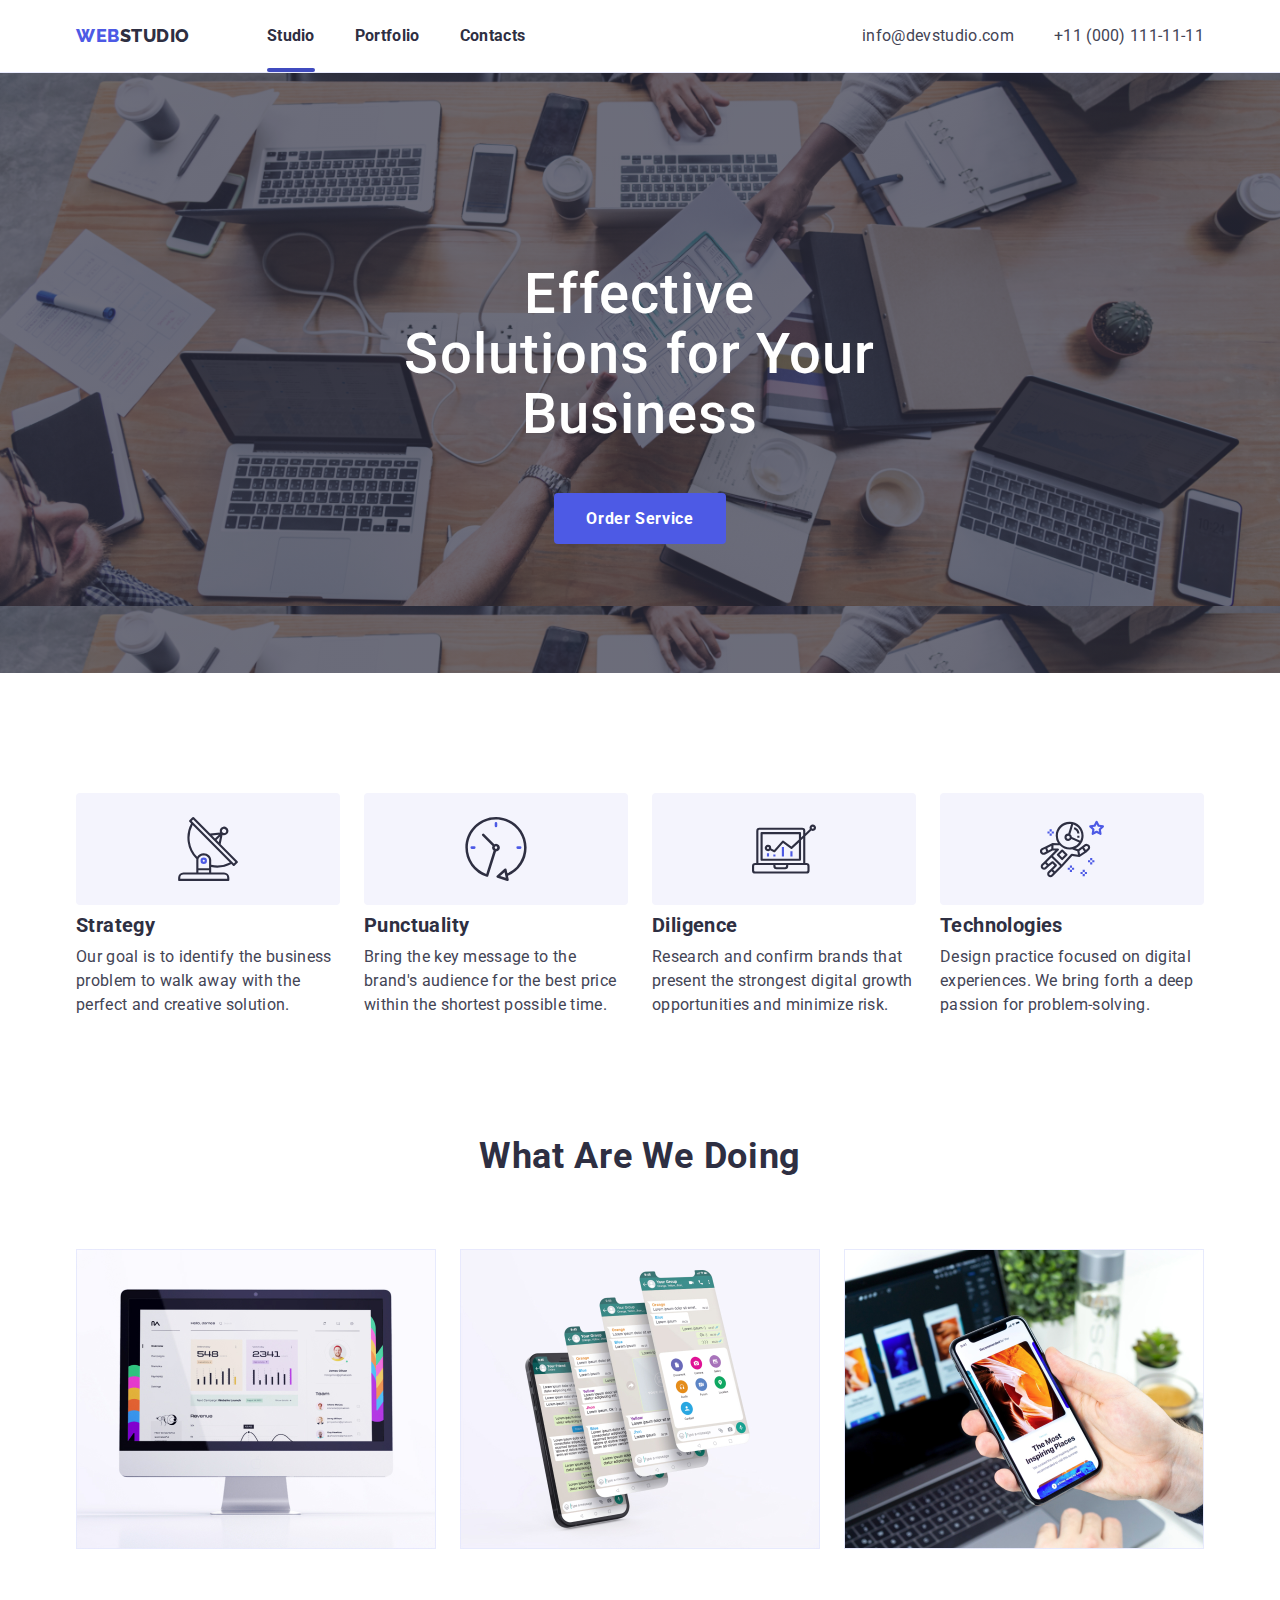
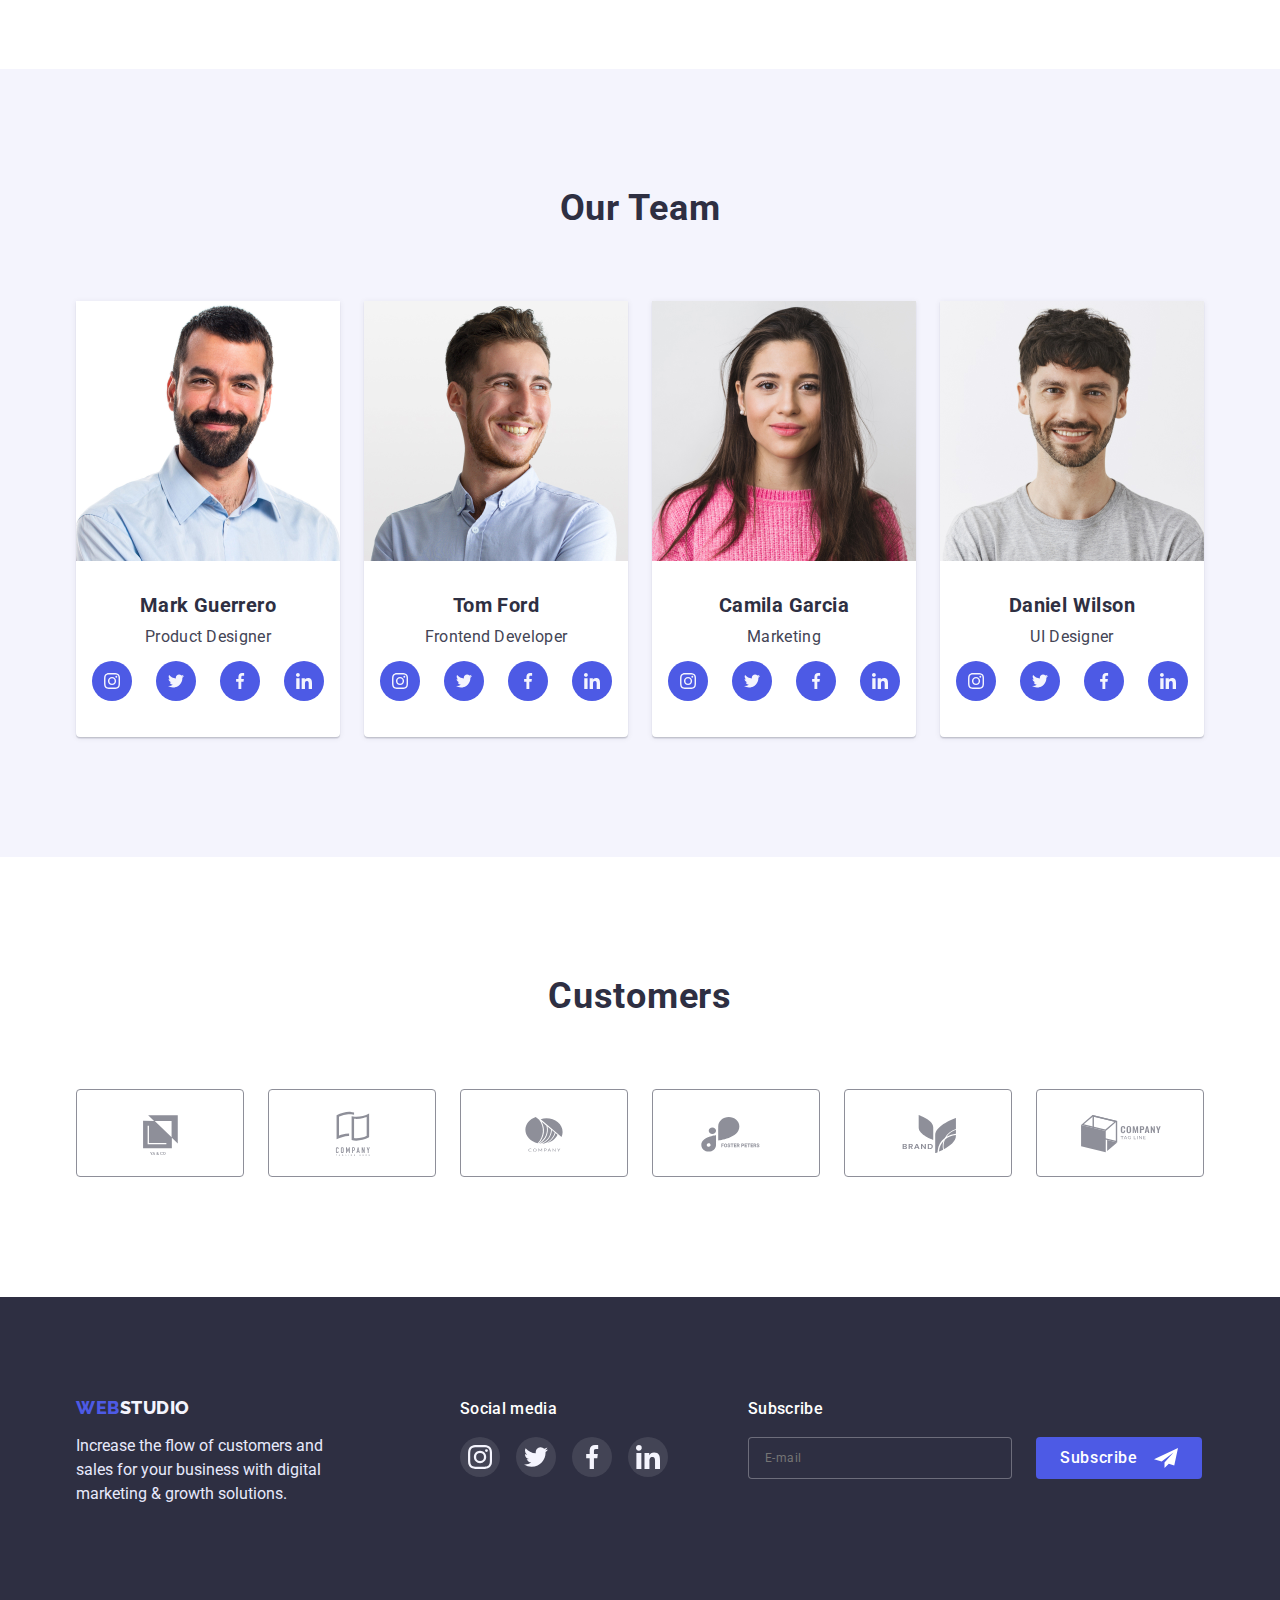
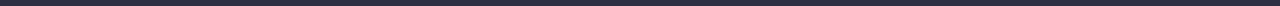
<file: index.html>
<!DOCTYPE html>
<html lang="en">
  <head>
    <meta charset="UTF-8" />
    <meta http-equiv="X-UA-Compatible" content="IE=edge" />
    <meta name="viewport" content="width=device-width, initial-scale=1.0" />

    <link rel="preconnect" href="https://fonts.googleapis.com" />
    <link rel="preconnect" href="https://fonts.gstatic.com" crossorigin />
    <link
      href="https://fonts.googleapis.com/css2?family=Raleway:wght@800&family=Roboto:wght@400;500;700;900&display=swap"
      rel="stylesheet"
    />
    <link 
      rel="stylesheet" href="https://cdnjs.cloudflare.com/ajax/libs/modern-normalize/1.1.0/modern-normalize.min.css"
    />
    <link rel="stylesheet" href="./css/styles.css" />
    <title>Studio</title>
  </head>
  <body>
    <header class="header">
      <div class="container main-nav">
        <a href="" class="logo link"><span class="logo-color">web</span>studio</a>
        <nav>
          <ul class="site-nav mark">
            <li class="item"><a class="link current" href="./index.html">Studio</a></li>
            <li class="item"><a class="link" href="./portfolio.html">Portfolio</a></li>
            <li class="item"><a class="link" href="">Contacts</a></li>
          </ul>
        </nav>
        <ul class="auth-nav mark">
          <li class="item"><a class="link" href="">info@devstudio.com</a></li>
          <li class="item"><a class="link" href="">+11 (000) 111-11-11</a></li>
        </ul>
      </div>
    </header>
    <main>
      <!--Hero-->
      <section class="hero">
          <h1 class="hero-title">Effective Solutions for Your Business</h1>
          <button type="button" class="btn-primery" data-modal-open>Order Service</button>
        </section>
        <div class="backdrop is-hidden" data-modal>
          <div class="modal">
            <button type="button" class="btn-modal" data-modal-close>
              <svg class="icon-close" width="8" height="8">
                <use href="./images/icons.svg#icon-close-black"></use>
              </svg>
            </button>
            <p class="modal-title">Leave your contacts and we will call you back</p>
            <form class="modal-form">
              <label for="username" class="form-label">Name</label>
              <div class="input-container">
                <input type="text" name="username" class="modal-input" id="username">
                <svg class="input-icon" width="18" height="18">
                  <use href="./images/icons.svg#icon-person-black-18dp-11"></use>
                </svg>
              </div>
              <label for="phone" class="form-label">Phone</label>
              <div class="input-container">
                <input type="tel" name="phone" class="modal-input" id="phone">
                <svg class="input-icon" width="18" height="18">
                  <use href="./images/icons.svg#icon-phone-black-18dp-1"></use>
                </svg>
              </div>
              <label for="mail" class="form-label">Email</label>
              <div class="input-container">
                <input type="email" name="mail" class="modal-input" id="mail">
                <svg class="input-icon" width="18" height="18">
                  <use href="./images/icons.svg#icon-email-black-18dp-1"></use>
                </svg>
              </div>
              <label class="form-label">Comment</label>
              <textarea name="commentar" class="textarea" rows="5" placeholder="Text input"></textarea>
              <label for="checkbox" class="field">
                <input class="checkbox" type="checkbox" name="accept" id="checkbox" value="policy">
                <span class="checkbox-icon"></span>
                I accept the terms and conditions of the<a href="" class="policy-text">Privacy Policy</a>
              </label>
              <button type="submit" class="btn-send">Send</button>
            </form>
          </div>
        </div>
      <!--Our advantages-->
      <section class="section-not-padding">
        <div class="container">
          <h2 class="section-title hidden">Our advantages</h2>
          <ul class="features-list mark">
            <li class="item">
              <div class="features-box">
                <svg class="icon" width="64" height="64">
                  <use href="./images/icons.svg#icon-antenna-1"></use>
                </svg>
              </div>
              <h3 class="title">Strategy</h3>
              <p class="text">
                Our goal is to identify the business problem to walk away with the
                perfect and creative solution.
              </p>
            </li>
            <li class="item">
              <div class="features-box">
                <svg class="icon" width="64" height="64">
                  <use href="./images/icons.svg#icon-clock-1"></use>
                </svg>
              </div>
              <h3 class="title">Punctuality</h3>
              <p class="text">
                Bring the key message to the brand's audience for the best price
                within the shortest possible time.
              </p>
            </li>
            <li class="item">
              <div class="features-box">
                <svg class="icon" width="64" height="64">
                  <use href="./images/icons.svg#icon-diagram-1"></use>
                </svg>
              </div>
              <h3 class="title">Diligence</h3>
              <p class="text">
                Research and confirm brands that present the strongest digital
                growth opportunities and minimize risk.
              </p>
            </li>
            <li class="item">
              <div class="features-box">
                <svg class="icon" width="64" height="64">
                  <use href="./images/icons.svg#icon-astronaut-1"></use>
                </svg>
              </div>
              <h3 class="title">Technologies</h3>
              <p class="text">
                Design practice focused on digital experiences. We bring forth a
                deep passion for problem-solving.
              </p>
            </li>
          </ul>
        </div>
      </section>
      <!--Our work-->
      <section class="section">
        <div class="container">
          <h2 class="section-title">What are we doing</h2>
          <ul class="work-list mark">
            <li class="item">
              <img
                src="./images/img1.jpg"
                alt="Developing"
                width="360"
                height="300"
              />
            </li>
            <li class="item">
              <img
                src="./images/img2.jpg"
                alt="Prototyping"
                width="360"
                height="300"
              />
            </li>
            <li class="item">
              <img
                src="./images/img3.jpg"
                alt="Design"
                width="360"
                height="300"
              />
            </li>
          </ul>
        </div>
      </section>
      <!--Our Team-->
      <section class="section team-bgr">
        <div class="container">
          <h2 class="section-title">Our Team</h2>
          <ul class="employees-list mark">
            <li class="item">
              <img
                src="./images/1proddesigner.jpg"
                alt="Product Designer"
                width="264"
                height="260"
              />
              <div class="box">
                <h3 class="title">Mark Guerrero</h3>
                <p class="text">Product Designer</p>
                  <ul class="list-box mark">
                    <li>
                      <a class="link-box" href="">
                        <svg class="icon" width="16" height="16">
                          <use href="./images/icons.svg#icon-instagram-1"></use>
                        </svg>
                      </a>
                    </li>
                    <li>
                      <a class="link-box" href="">
                        <svg class="icon" width="16" height="16">
                          <use href="./images/icons.svg#icon-twitter-1"></use>
                        </svg>
                      </a>
                    </li>
                    <li>
                      <a class="link-box" href="">
                        <svg class="icon" width="16" height="16">
                          <use href="./images/icons.svg#icon-facebook-1"></use>
                        </svg>
                      </a>
                    </li>
                    <li>
                      <a class="link-box" href="">
                        <svg class="icon" width="16" height="16">
                          <use href="./images/icons.svg#icon-linkedin-1"></use>
                        </svg>
                      </a>
                    </li>
                  </ul>
              </div>
            </li>
            <li class="item">
              <img
                src="./images/2developer.jpg"
                alt="Frontend Developer"
                width="264"
                height="260"
              />
              <div class="box">
                <h3 class="title">Tom Ford</h3>
                <p class="text">Frontend Developer</p>
                  <ul class="list-box mark">
                    <li>
                      <a class="link-box" href="">
                        <svg class="icon" width="16" height="16">
                          <use href="./images/icons.svg#icon-instagram-1"></use>
                        </svg>
                      </a>
                    </li>
                    <li>
                      <a class="link-box" href="">
                        <svg class="icon" width="16" height="16">
                          <use href="./images/icons.svg#icon-twitter-1"></use>
                        </svg>
                      </a>
                    </li>
                    <li>
                      <a class="link-box" href="">
                        <svg class="icon" width="16" height="16">
                          <use href="./images/icons.svg#icon-facebook-1"></use>
                        </svg>
                      </a>
                    </li>
                    <li>
                      <a class="link-box" href="">
                        <svg class="icon" width="16" height="16">
                          <use href="./images/icons.svg#icon-linkedin-1"></use>
                        </svg>
                      </a>
                    </li>
                  </ul>                
              </div>
            </li>
            <li class="item">
              <img
                src="./images/3marketing.jpg"
                alt="Marketing"
                width="264"
                height="260"
              />
              <div class="box">
                <h3 class="title">Camila Garcia</h3>
                <p class="text">Marketing</p>
                  <ul class="list-box mark">
                    <li>
                      <a class="link-box" href="">
                        <svg class="icon" width="16" height="16">
                          <use href="./images/icons.svg#icon-instagram-1"></use>
                        </svg>
                      </a>
                    </li>
                    <li>
                      <a class="link-box" href="">
                        <svg class="icon" width="16" height="16">
                          <use href="./images/icons.svg#icon-twitter-1"></use>
                        </svg>
                      </a>
                    </li>
                    <li>
                      <a class="link-box" href="">
                        <svg class="icon" width="16" height="16">
                          <use href="./images/icons.svg#icon-facebook-1"></use>
                        </svg>
                      </a>
                    </li>
                    <li>
                      <a class="link-box" href="">
                        <svg class="icon" width="16" height="16">
                          <use href="./images/icons.svg#icon-linkedin-1"></use>
                        </svg>
                      </a>
                    </li>
                  </ul>                
              </div>
            </li>
            <li class="item">
              <img
                src="./images/4designer.jpg"
                alt="UI Designer"
                width="264"
                height="260"
              />
              <div class="box">
                <h3 class="title">Daniel Wilson</h3>
                <p class="text">UI Designer</p>
                  <ul class="list-box mark">
                    <li>
                      <a class="link-box" href="">
                        <svg class="icon" width="16" height="16">
                          <use href="./images/icons.svg#icon-instagram-1"></use>
                        </svg>
                      </a>
                    </li>
                    <li>
                      <a class="link-box" href="">
                        <svg class="icon" width="16" height="16">
                          <use href="./images/icons.svg#icon-twitter-1"></use>
                        </svg>
                      </a>
                    </li>
                    <li>
                      <a class="link-box" href="">
                        <svg class="icon" width="16" height="16">
                          <use href="./images/icons.svg#icon-facebook-1"></use>
                        </svg>
                      </a>
                    </li>
                    <li>
                      <a class="link-box" href="">
                        <svg class="icon" width="16" height="16">
                          <use href="./images/icons.svg#icon-linkedin-1"></use>
                        </svg>
                      </a>
                    </li>
                  </ul>                
              </div>
            </li>
          </ul>
        </div>
      </section>
      <!--Our Friends-->
      <section class="section">
        <div class="container">
          <h2 class="section-title">Customers</h2>
          <ul class="customers-list mark">
            <li>
              <a class="customers-link-box" href="">
                <svg class="icon" width="168" height="88">
                  <use href="./images/icons.svg#icon-Client-1"></use>
                </svg>
              </a>
            </li>
            <li>
              <a class="customers-link-box" href="">
                <svg class="icon" width="168" height="88">
                  <use href="./images/icons.svg#icon-Client-2"></use>
                </svg>
              </a>
            </li>
            <li>
              <a class="customers-link-box" href="">
                <svg class="icon" width="168" height="88">
                  <use href="./images/icons.svg#icon-Client-3"></use>
                </svg>
              </a>
            </li>
            <li>
              <a class="customers-link-box" href="">
                <svg class="icon" width="168" height="88">
                  <use href="./images/icons.svg#icon-Client-4"></use>
                </svg>
              </a>
            </li>
            <li>
              <a class="customers-link-box" href="">
                <svg class="icon" width="168" height="88">
                  <use href="./images/icons.svg#icon-Client-5"></use>
                </svg>
              </a>
            </li>
            <li>
              <a class="customers-link-box" href="">
                <svg class="icon" width="168" height="88">
                  <use href="./images/icons.svg#icon-Client-6"></use>
                </svg>
              </a>
            </li>
          </ul>        
        </div>
      </section>
    </main>
    <footer class="footer">
      <div class="footer-container">
        <div>
          <a href="" class="logo link"><span class="logo-color">web</span>studio</a>
          <p class="text">
            Increase the flow of customers and sales for your business with digital
            marketing & growth solutions.
          </p>
        </div>
        <div class="media-container">
          <p class="social-title">Social media</p>
          <ul class="footer-list mark">
            <li>
              <a class="footer-link" href="">
                <svg class="icon" width="24" height="24">
                  <use href="./images/icons.svg#icon-instagram-1"></use>
                </svg>
              </a>
            </li>
            <li>
              <a class="footer-link" href="">
                <svg class="icon" width="24" height="24">
                  <use href="./images/icons.svg#icon-twitter-1"></use>
                </svg>
              </a>
            </li>
            <li>
              <a class="footer-link" href="">
                <svg class="icon" width="24" height="24">
                  <use href="./images/icons.svg#icon-facebook-1"></use>
                </svg>
              </a>
            </li>
            <li>
              <a class="footer-link" href="">
                <svg class="icon" width="24" height="24">
                  <use href="./images/icons.svg#icon-linkedin-1"></use>
                </svg>
              </a>
            </li>
          </ul>
        </div>
        <form class="form">
          <p class="subscribe-title">Subscribe</p>
          <div class="subscribe-container">
            <input type="email" class="footer-form" name="E-mail" placeholder="E-mail">
            <button class="btn-footer" type="submit">
              Subscribe
              <svg class="icon" width="24" height="24">
                <use href="./images/icons.svg#icon-Frame-3"></use>
              </svg>
            </button>
          </div>
        </form>
      </div>
    </footer>
    <script src="./js/modal.js"></script>
  </body>
</html>
</file>
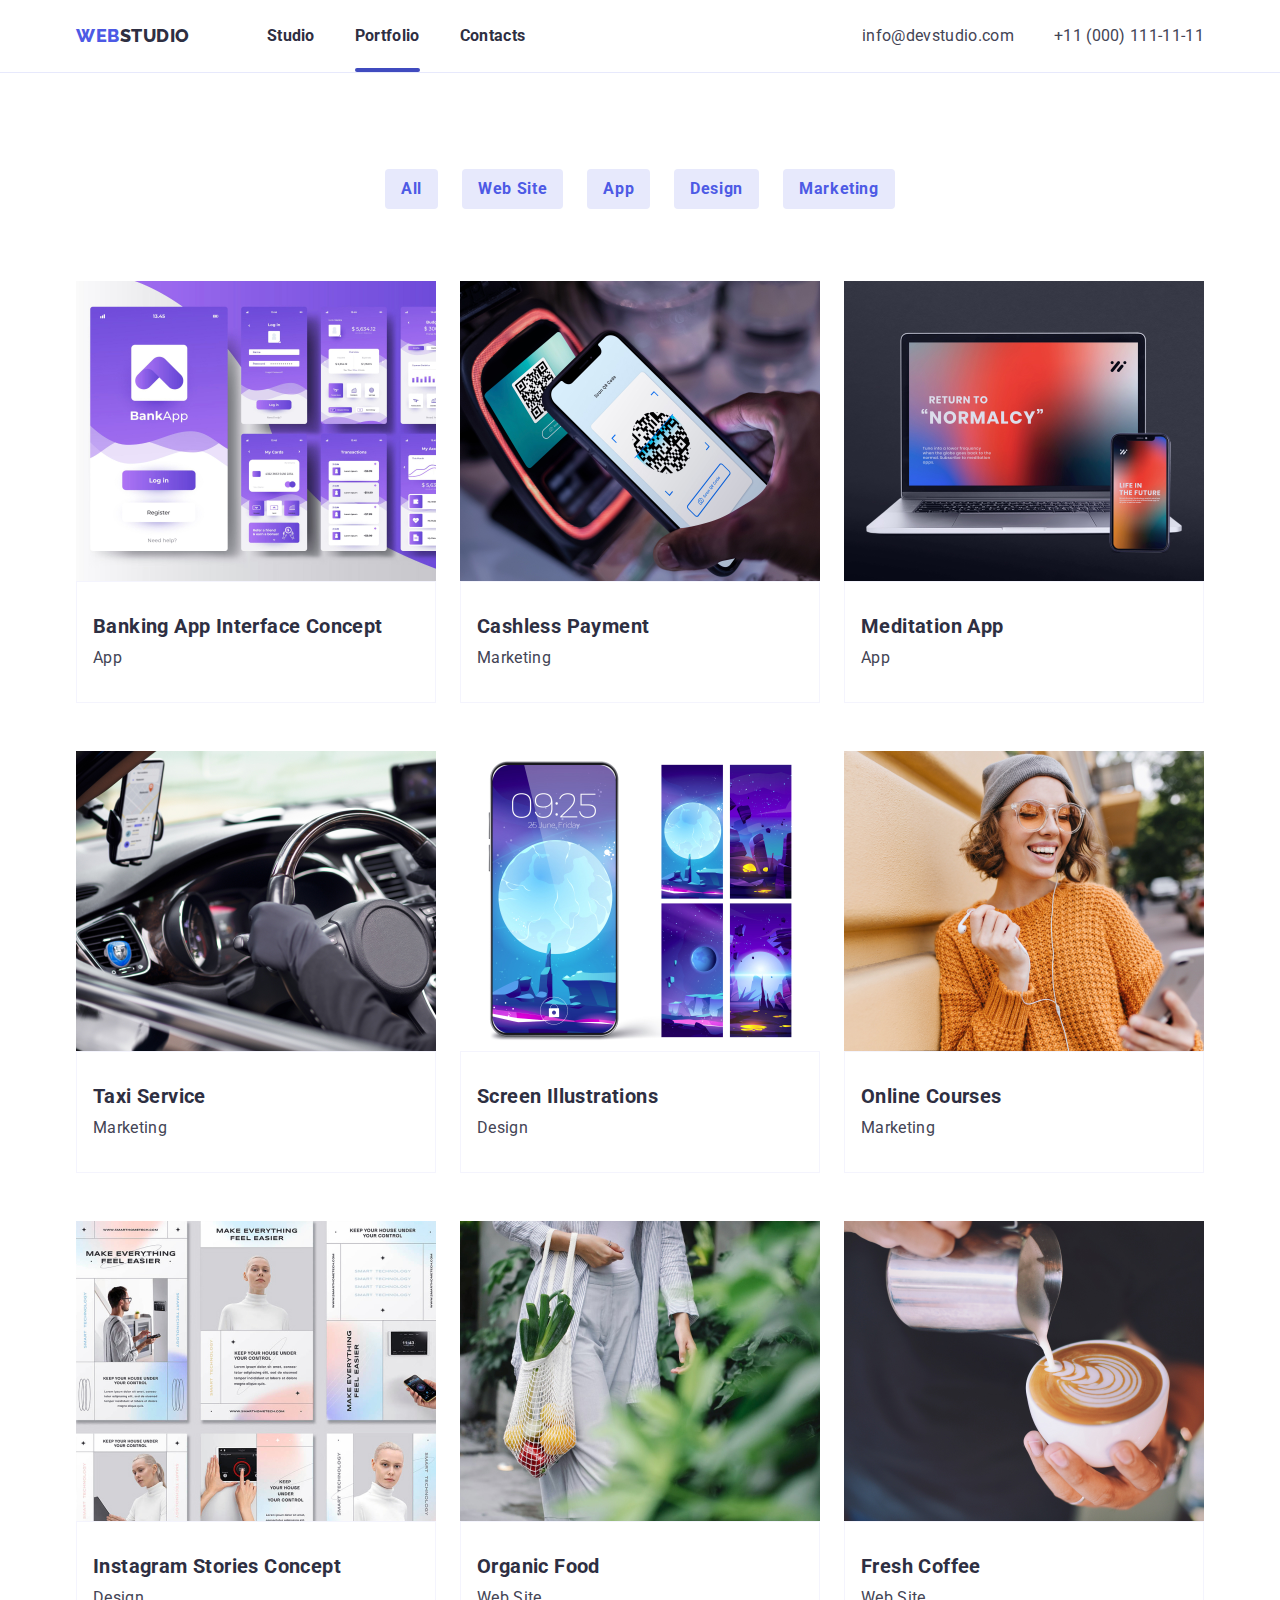
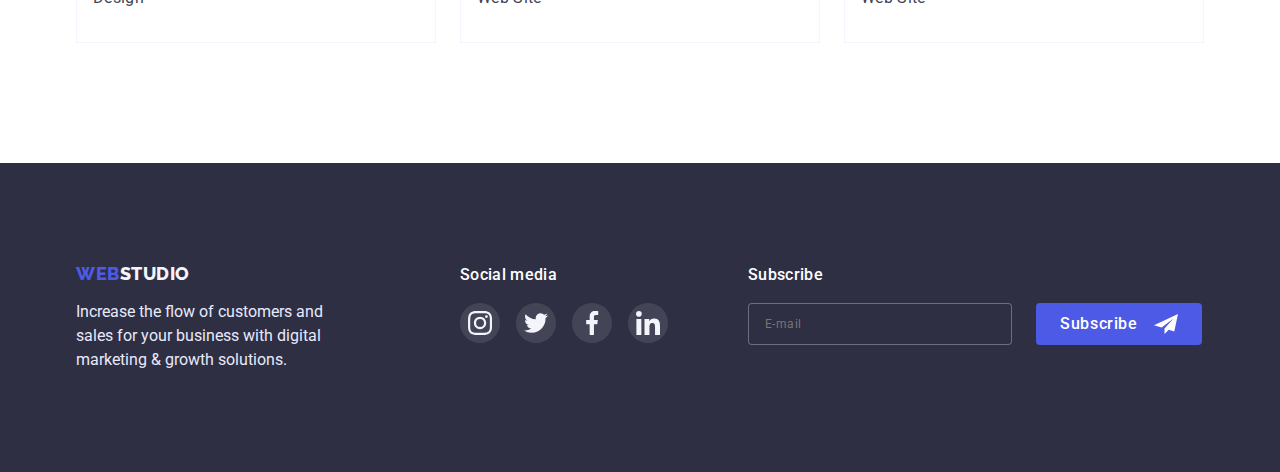
<file: portfolio.html>
<!DOCTYPE html>
<html lang="en">
  <head>
    <meta charset="UTF-8" />
    <meta http-equiv="X-UA-Compatible" content="IE=edge" />
    <meta name="viewport" content="width=device-width, initial-scale=1.0" />

    <link rel="preconnect" href="https://fonts.googleapis.com" />
    <link rel="preconnect" href="https://fonts.gstatic.com" crossorigin />
    <link
      href="https://fonts.googleapis.com/css2?family=Raleway:wght@800&family=Roboto:wght@400;500;700;900&display=swap"
      rel="stylesheet"
    />
    <link 
      rel="stylesheet" href="https://cdnjs.cloudflare.com/ajax/libs/modern-normalize/1.1.0/modern-normalize.min.css"
    />
    <link rel="stylesheet" href="./css/styles.css" />
    <title>Portfolio</title>
  </head>
  <body>
    <header class="header">
      <div class="container main-nav">
        <a href="" class="logo link"><span class="logo-color">web</span>studio</a>
        <nav>
          <ul class="site-nav mark">
            <li class="item"><a class="link" href="./index.html">Studio</a></li>
            <li class="item"><a class="link current" href="./portfolio.html">Portfolio</a></li>
            <li class="item"><a class="link" href="">Contacts</a></li>
          </ul>
        </nav>
        <ul class="auth-nav mark">
          <li class="item"><a class="link" href="">info@devstudio.com</a></li>
          <li class="item"><a class="link" href="">+11 (000) 111-11-11</a></li>
        </ul>
      </div>
    </header>
    <main>
      <section class="section-portfolio">
        <div class="container">
          <h2 class="hidden">Filter</h2>
          <ul class="filter-list mark">
            <li class="item"><button class="btn-secondary" type="button">All</button></li>
            <li class="item"><button class="btn-secondary" type="button">Web Site</button></li>
            <li class="item"><button class="btn-secondary" type="button">App</button></li>
            <li class="item"><button class="btn-secondary" type="button">Design</button></li>
            <li class="item">
              <button class="btn-secondary" type="button">Marketing</button>
            </li>
          </ul>
        </div>
        <div class="container">
          <h2 class="hidden">Our portfolio</h2>
          <ul class="projects-list mark">
            <li class="item">
              <a href="" class="project-link">
                <div class="hover-box">
                  <img
                    src="./images/banking.jpg"
                    alt="Banking App"
                    width="360"
                    height="300"
                  />
                  <div class="overlay">
                    <p class="overlay-text">
                      14 Stylish and User-Friendly App Design Concepts · Task Manager App · Calorie Tracker App · Exotic Fruit Ecommerce App · Cloud Storage App
                    </p>
                  </div>
                </div>
                <div class="project-list-box">
                  <h3 class="title">Banking App Interface Concept</h3>
                  <p class="text">App</p>
                </div>
              </a>
            </li>
            <li class="item">
              <a href="" class="project-link">
                <div class="hover-box">
                  <img
                    src="./images/payment.jpg"
                    alt="Cashless Payment"
                    width="360"
                    height="300"
                  />
                  <div class="overlay">
                    <p class="overlay-text">
                      14 Stylish and User-Friendly App Design Concepts · Task Manager App · Calorie Tracker App · Exotic Fruit Ecommerce App · Cloud Storage App
                    </p>
                  </div>
                </div>
                <div class="project-list-box">
                  <h3 class="title">Cashless Payment</h3>
                  <p class="text">Marketing</p>
                </div>
              </a>
            </li>
            <li class="item">
              <a href="" class="project-link">
                <div class="hover-box">
                  <img
                    src="./images/meditation.jpg"
                    alt="Meditation App"
                    width="360"
                    height="300"
                  />
                  <div class="overlay">
                    <p class="overlay-text">
                      14 Stylish and User-Friendly App Design Concepts · Task Manager App · Calorie Tracker App · Exotic Fruit Ecommerce App · Cloud Storage App
                    </p>
                  </div>
                </div>
                <div class="project-list-box">
                  <h3 class="title">Meditation App</h3>
                  <p class="text">App</p>
                </div>
              </a>
            </li>
            <li class="item">
              <a href="" class="project-link">
                <div class="hover-box">
                  <img
                    src="./images/taxiservice.jpg"
                    alt="Taxi Service"
                    width="360"
                    height="300"
                  />
                  <div class="overlay">
                    <p class="overlay-text">
                      14 Stylish and User-Friendly App Design Concepts · Task Manager App · Calorie Tracker App · Exotic Fruit Ecommerce App · Cloud Storage App
                    </p>
                  </div>
                </div>
                <div class="project-list-box">
                  <h3 class="title">Taxi Service</h3>
                  <p class="text">Marketing</p>
                </div>
              </a>
            </li>
            <li class="item">
              <a href="" class="project-link">
                <div class="hover-box">
                  <img
                    src="./images/illustrations.jpg"
                    alt="Screen Illustrations"
                    width="360"
                    height="300"
                  />
                  <div class="overlay">
                    <p class="overlay-text">
                      14 Stylish and User-Friendly App Design Concepts · Task Manager App · Calorie Tracker App · Exotic Fruit Ecommerce App · Cloud Storage App
                    </p>
                  </div>
                </div>
                <div class="project-list-box">
                  <h3 class="title">Screen Illustrations</h3>
                  <p class="text">Design</p>
                </div>
              </a>
            </li>
            <li class="item">
              <a href="" class="project-link">
                <div class="hover-box">
                  <img
                    src="./images/courses.jpg"
                    alt="Online Courses"
                    width="360"
                    height="300"
                  />
                  <div class="overlay">
                    <p class="overlay-text">
                      14 Stylish and User-Friendly App Design Concepts · Task Manager App · Calorie Tracker App · Exotic Fruit Ecommerce App · Cloud Storage App
                    </p>
                  </div>
                </div>
                <div class="project-list-box">
                  <h3 class="title">Online Courses</h3>
                  <p class="text">Marketing</p>
                </div>
              </a>
            </li>
            <li class="item">
              <a href="" class="project-link">
                <div class="hover-box">
                  <img
                    src="./images/instaconcept.jpg"
                    alt="Instagram Stories"
                    width="360"
                    height="300"
                  />
                  <div class="overlay">
                    <p class="overlay-text">
                      14 Stylish and User-Friendly App Design Concepts · Task Manager App · Calorie Tracker App · Exotic Fruit Ecommerce App · Cloud Storage App
                    </p>
                  </div>
                </div>
                <div class="project-list-box">
                  <h3 class="title">Instagram Stories Concept</h3>
                  <p class="text">Design</p>
                </div>
              </a>
            </li>
            <li class="item">
              <a href="" class="project-link">  
                <div class="hover-box">
                  <img
                    src="./images/organic.jpg"
                    alt="Organic Food"
                    width="360"
                    height="300"
                  />
                  <div class="overlay">
                    <p class="overlay-text">
                      14 Stylish and User-Friendly App Design Concepts · Task Manager App · Calorie Tracker App · Exotic Fruit Ecommerce App · Cloud Storage App
                    </p>
                  </div>
                </div>
                <div class="project-list-box">
                  <h3 class="title">Organic Food</h3>
                  <p class="text">Web Site</p>
                </div>
              </a>
            </li>
            <li class="item">
              <a href="" class="project-link">
                <div class="hover-box">
                  <img
                    src="./images/coffee.jpg"
                    alt="Coffee"
                    width="360"
                    height="300"
                  />
                  <div class="overlay">
                    <p class="overlay-text">
                      14 Stylish and User-Friendly App Design Concepts · Task Manager App · Calorie Tracker App · Exotic Fruit Ecommerce App · Cloud Storage App
                    </p>
                  </div>
                </div>
                <div class="project-list-box">
                  <h3 class="title">Fresh Coffee</h3>
                  <p class="text">Web Site</p>
                </div>
              </a>
            </li>
          </ul>
        </div>
      </section>
    </main>
    <footer class="footer">
      <div class="footer-container">
        <div>
          <a href="" class="logo link"><span class="logo-color">web</span>studio</a>
          <p class="text">
            Increase the flow of customers and sales for your business with digital
            marketing & growth solutions.
          </p>
        </div>
        <div class="media-container">
          <p class="social-title">Social media</p>
          <ul class="footer-list mark">
            <li>
              <a class="footer-link" href="">
                <svg class="icon" width="24" height="24">
                  <use href="./images/icons.svg#icon-instagram-1"></use>
                </svg>
              </a>
            </li>
            <li>
              <a class="footer-link" href="">
                <svg class="icon" width="24" height="24">
                  <use href="./images/icons.svg#icon-twitter-1"></use>
                </svg>
              </a>
            </li>
            <li>
              <a class="footer-link" href="">
                <svg class="icon" width="24" height="24">
                  <use href="./images/icons.svg#icon-facebook-1"></use>
                </svg>
              </a>
            </li>
            <li>
              <a class="footer-link" href="">
                <svg class="icon" width="24" height="24">
                  <use href="./images/icons.svg#icon-linkedin-1"></use>
                </svg>
              </a>
            </li>
          </ul>
        </div>
        <form class="form">
          <p class="subscribe-title">Subscribe</p>
          <div class="subscribe-container">
            <input type="email" class="footer-form" name="E-mail" placeholder="E-mail">
            <button class="btn-footer" type="submit">
              Subscribe
              <svg class="icon" width="24" height="24">
                <use href="./images/icons.svg#icon-Frame-3"></use>
              </svg>
            </button>
          </div>
        </form>               
      </div>
    </footer>
  </body>
</html>
</file>
<file: css/styles.css>
:root {
  --primery-color: #4d5ae5;
  --headings-color: #2e2f42;
  --bodytext-color: #434455;
  --primery-white-color: #ffff;
}
body {
  color: var(--bodytext-color);
  background-color: var(--primery-white-color);

  font-family: "Roboto", sans-serif;
}
.mark {
  list-style: none;
  margin: 0;
}
.link {
  text-decoration: none;
  margin: 0;
}
h1, h2, h3, p {
  margin: 0;
}
ul {
  padding-left: 0;
}
img {
  display: block;
}
.hidden {
  display: none;
}
.header .logo {
  color: var(--headings-color);

  font-family: "Raleway", sans-serif;
  font-weight: 800;
  font-size: 18px;
  line-height: 1.33;
  letter-spacing: 0.03em;
  text-transform: uppercase;
}
.logo-color {
  color: var(--primery-color);
}
.header {
  border-bottom: 1px solid #E7E9FC;
}

/* Navigation style */
.main-nav {
  display: flex;
}
.main-nav .item + .item {
  margin-left: 40px;
}
.main-nav .link {
  display: block;
  padding-top: 24px;
  padding-bottom: 24px;
}
.site-nav {
  display: flex;
  margin-left: 77px;
}
.site-nav .item {
  position: relative;
}
.site-nav .link {
  color: var(--headings-color);

  font-weight: 700;
  letter-spacing: 0.02em;
  line-height: 1.5;

  transition: color 250ms cubic-bezier(0.4, 0, 0.2, 1);
}
.site-nav .link:hover,
.site-nav a:focus {
  color: var(--bodytext-color);
}
.site-nav .link:active {
  color: var(--primery-color);
}
.current::after {
  position: absolute;
  bottom: 0;
  content: "";
  display: block;
  width: 100%;
  height: 4px;
  background: #404BBF;
  border-radius: 2px;
}
.auth-nav {
  display: flex;
  margin-left: auto;
}
.auth-nav .link {
  color: var(--bodytext-color);
  display: flex;

  letter-spacing: 0.02em;
  line-height: 1.5;
  
  transition: color 250ms cubic-bezier(0.4, 0, 0.2, 1);
}
.auth-nav .link:hover,
.auth-nav .link:focus {
  color: var(--primery-color);
}

/* Hero */
.hero {
  background: var(--headings-color);
  background-image: linear-gradient( to right,
    rgba(46, 47, 66, 0.7),
    rgba(46, 47, 66, 0.7) ),
  url(../images/people-office\ 1.jpg);
  background-size: contain;
  
  max-width: 1440px;
  height: 600px;
  margin: 0 auto;
  padding-top: 192px;
  padding-bottom: 192px;
  text-align: center;
}
.hero-title {
  color: var(--primery-white-color);
  width: 492px;
  margin-left: auto;
  margin-right: auto;
  
  font-size: 56px;
  font-weight: 500;
  line-height: 1.07;
  letter-spacing: 0.02em;
}

/* Button */
.btn-primery {
  color: var(--primery-white-color);
  background: var(--primery-color);
  padding: 16px 32px;
  margin-top: 48px;
  border: 0;
  border-radius: 4px;

  font-family: inherit;
  font-size: 16px;
  font-weight: 700;
  line-height: 1.19;
  letter-spacing: 0.04em;

  cursor: pointer;
  
  transition: background 250ms cubic-bezier(0.4, 0, 0.2, 1),
  box-shadow 250ms cubic-bezier(0.4, 0, 0.2, 1);
}
.btn-secondary {
  color: var(--primery-color);
  background: #e7e9fc;
  padding: 8px 16px;
  border: 0;
  border-radius: 4px;

  font-family: inherit;
  font-size: 16px;
  font-weight: 700;
  line-height: 1.5;
  letter-spacing: 0.04em;

  cursor: pointer;

  transition: color 250ms cubic-bezier(0.4, 0, 0.2, 1),
  background 250ms cubic-bezier(0.4, 0, 0.2, 1),
  box-shadow 250ms cubic-bezier(0.4, 0, 0.2, 1);
}
.btn-footer {
  color: var(--primery-white-color);
  background: var(--primery-color);
  display: flex;
  align-items: center;
  gap: 16px;
  padding: 8px 24px;
  margin-left: 24px;
  border: 0;
  border-radius: 4px;

  font-family: inherit;
  font-size: 16px;
  font-weight: 500;
  line-height: 1.5;
  letter-spacing: 0.04em;

  cursor: pointer;

  transition: background 250ms cubic-bezier(0.4, 0, 0.2, 1)
}
/* Modal Window */
.btn-modal {
  position: absolute;
  right: 24px;
  top: 24px;
  
  display: flex;
  align-items: center;
  justify-content: center;
  width: 24px;
  height: 24px;
  background: #E7E9FC;
  border: 1px solid rgba(0, 0, 0, 0.1);
  border-radius: 50%;

  fill: var(--headings-color);

  cursor: pointer;

  transition: background 250ms cubic-bezier(0.4, 0, 0.2, 1),
  fill 250ms cubic-bezier(0.4, 0, 0.2, 1);
}
.btn-modal:hover {
  background: #404bbf;
  fill: var(--primery-white-color);
}
.btn-send {
  color: var(--primery-white-color);
  background: var(--primery-color);
  display: flex;
  align-items: center;
  padding: 16px 65px;
  margin-left: auto;
  margin-right: auto;
  border: 0;
  border-radius: 4px;

  font-family: inherit;
  font-size: 16px;
  font-weight: 500;
  line-height: 1.5;
  letter-spacing: 0.04em;

  cursor: pointer;

  transition: background 250ms cubic-bezier(0.4, 0, 0.2, 1)
}
.btn-send:hover,
.btn-send:focus {
  background: #404bbf;
}
.backdrop {
  position: fixed;
  left: 0;
  top: 0;
  width: 100%;
  height: 100%;

  background-color: rgba(46, 47, 66, 0.4);
  opacity: 1;
  
  transition: opacity 500ms cubic-bezier(0.4, 0, 0.2, 1);
}
.backdrop.is-hidden {
  opacity: 0;
  pointer-events: none;
}
.modal {
  position: absolute;
  left: 50%;
  top: 50%;
  transform: translate(-50%, -50%);
  
  min-width: 408px;
  min-height: 576px;
  background: #FCFCFC;
  box-shadow: 0px 1px 1px rgba(0, 0, 0, 0.14), 0px 1px 3px rgba(0, 0, 0, 0.12), 0px 2px 1px rgba(0, 0, 0, 0.2);
  border-radius: 4px;
}

/* Modal Forms */
.modal-form {
  margin: 16px 24px;
}
.modal-title {
  margin-top: 72px;

  font-weight: 500;
  font-size: 16px;
  line-height: 1.5;
  text-align: center;
  letter-spacing: 0.02em;
}
.form-label {
  display: block;
  margin-bottom: 4px;

  font-size: 12px;
  line-height: 1.33;
  letter-spacing: 0.04em;

  color: #8E8F99;
}
.field {
  display: flex;
  align-items: center;
  margin-top: 16px;
  margin-bottom: 24px;
  
  font-size: 12px;
  line-height: 1.33;
  letter-spacing: 0.04em;

  color: #757575;
}
.input-container {
  position: relative;
  margin-bottom: 8px;
}
.modal-input {
  padding: 8px 34px;
  width: 100%;
  border: 1px solid rgba(33, 33, 33, 0.2);
  border-radius: 4px;
  
  transition: border-color 250ms cubic-bezier(0.4, 0, 0.2, 1);
}
.modal-input:focus {
  border-color: var(--primery-color);
}
.input-icon {
  position: absolute;
  top: 50%;
  left: 16px;
  transform: translateY(-50%);

  transition: fill 250ms cubic-bezier(0.4, 0, 0.2, 1);
}
.modal-input:focus + .input-icon {
  fill: var(--primery-color);
}
.textarea {
  font-size: 12px;
  line-height: 1.33;
  letter-spacing: 0.04em;
  color: rgba(117, 117, 117, 0.5);
  
  padding: 8px 16px;
  width: 100%;
  resize: none;
  border: 1px solid rgba(33, 33, 33, 0.2);
  border-radius: 4px;
  
  transition: border-color 250ms cubic-bezier(0.4, 0, 0.2, 1);
}
.textarea:focus {
  border-color: var(--primery-color);
}
.policy-text {
  display: inline-block;
  margin-left: 4px;
  color: var(--primery-color);
}
.checkbox-icon {
  display: inline-block;
  width: 16px;
  height: 16px;
  border: 1.25px solid #2E2F42;
  border-radius: 2px;
  margin-right: 8px;
}
.checkbox {
  position: absolute;
  width: 1px;
  height: 1px;
  margin: -1px;
  border: 0;
  padding: 0;
  clip: rect(0 0 0 0);
  overflow: hidden;
}
.checkbox:checked + .checkbox-icon {
  border-color: transparent;
  background-color: #404BBF;
  background-image: url('../images/Property-1click.svg');
  background-size: contain;
  background-origin: border-box;
}
.btn-primery:hover,
.btn-primery:focus,
.btn-primery:active {
  background: #404bbf;
  box-shadow: 0px 4px 4px rgba(0, 0, 0, 0.15);
}
.btn-secondary:active,
.btn-secondary:hover,
.btn-secondary:focus {
  color: var(--primery-white-color);
  background: #404bbf;  
  box-shadow: 0px 3px 1px rgba(0, 0, 0, 0.1), 0px 2px 1px rgba(0, 0, 0, 0.08), 0px 2px 2px rgba(0, 0, 0, 0.12);
}
.btn-footer:hover,
.btn-footer:focus,
.btn-footer:active {
  background: #404bbf;
  box-shadow: 0px 4px 4px rgba(0, 0, 0, 0.15);
}

/* Section style */
.section {
  padding-top: 120px;
  padding-bottom: 120px;
}
.team-bgr {
  background: #F4F4FD;
}
.section-not-padding {
  padding-top: 120px;
  padding-bottom: 0;
}
.section-portfolio {
  padding-top: 96px;
  padding-bottom: 120px;
}
.section-title {
  color: var(--headings-color);

  font-size: 36px;
  line-height: 1.11;
  letter-spacing: 0.02em;
  text-align: center;
  text-transform: capitalize;
}

/* Features style */
.features-list .title {
  color: var(--headings-color);
  width: 264px;

  font-size: 20px;
  letter-spacing: 0.02em;
  line-height: 1.2;
}
.features-list {
  display: flex;
}
.features-list .item {
  width: 264px;
}
.features-list .item + .item {
  margin-left: 24px;
}
.features-box {
  display: flex;
  align-items: center;
  justify-content: center;
  background-color: #F4F4FD;
  width: 264px;
  height: 112px;
  margin-bottom: 8px;
  border-radius: 4px;
}

/* Our Work */
.work-list {
  display: flex;
  margin-top: 72px;
}
.work-list .item + .item {
  margin-left: 24px;
}

/* Our employees */
.employees-list {
  display: flex;
  margin-top: 72px;
  text-align: center;
}
.employees-list .item {
  background: var(--primery-white-color);
  box-shadow: 0px 1px 6px rgba(46, 47, 66, 0.08), 0px 1px 1px rgba(46, 47, 66, 0.16), 0px 2px 1px rgba(46, 47, 66, 0.08);
  border-radius: 0px 0px 4px 4px;
}

.employees-list .item + .item {
  margin-left: 24px;
}
.employees-list .title {
  color: var(--headings-color);
  
  font-size: 20px;
  letter-spacing: 0.02em;
  line-height: 1.2;
}
.box {
  padding-top: 32px;
  padding-bottom: 32px;
}
.list-box {
  display: flex;
  margin: 8px 16px 0 16px;
  gap: 24px;
}
.link-box {
  display: flex;
  align-items: center;
  justify-content: center;
  background-color: var(--primery-color);
  width: 40px;
  height: 40px;
  margin: 4px 0;
  border-radius: 50%;
  
  transition: background-color 250ms cubic-bezier(0.4, 0, 0.2, 1);
}
.link-box:hover,
.link-box:focus {
  background-color: #404bbf;
}

/* Customers */
.customers-list {
  display: flex;
  margin-top: 72px;
  margin-left: auto;
  margin-right: auto;
  gap: 24px;
}
.customers-link-box {
  display: flex;
  align-items: center;
  justify-content: center;
  width: 168px;
  height: 88px;
  color: #8E8F99;
  border: 1px solid #8E8F99;
  border-radius: 4px;
  
  transition: color 250ms cubic-bezier(0.4, 0, 0.2, 1),
  border 250ms cubic-bezier(0.4, 0, 0.2, 1);
}
.customers-link-box:hover,
.customers-link-box:focus {
  color: #404BBF;
  border: 1px solid #404BBF
}
.customers-link-box .icon {
  fill: currentColor;
}

/* Projects style */
.projects-list {
  display: flex;
  flex-wrap: wrap;
}
.projects-list .item {
  width: calc((100% - 48px)/3);
  margin-right: 24px;
  margin-bottom: 48px;
  
  transition: box-shadow 250ms cubic-bezier(0.4, 0, 0.2, 1);
}
.projects-list .item:hover,
.projects-list .item a:focus {
  box-shadow: 0px 1px 6px rgba(46, 47, 66, 0.08), 0px 1px 1px rgba(46, 47, 66, 0.16), 0px 2px 1px rgba(46, 47, 66, 0.08);
}
.projects-list .item:nth-child(3n) {
  margin-right: 0;
}
.projects-list .item:nth-last-child(-n + 3) {
  margin-bottom: 0;
}
.projects-list .title {
  color: var(--headings-color);

  font-size: 20px;
  letter-spacing: 0.02em;
  line-height: 1.2;
}
.projects-list .text {
  color: var(--bodytext-color);
}
.project-link {
  text-decoration: none;
}
.hover-box {
  position: relative;
  overflow: hidden;
}
.project-link:hover .overlay,
.project-link:focus .overlay {
  transform: translateY(0);
}

.overlay {
  position: absolute;
  top: 0;
  left: 0;
  width: 100%;
  height: 100%;
  padding: 40px 32px 164px 32px;
  background-color: var(--primery-color);
  
  transform: translateY(100%);
  transition: transform 250ms ease;
}
.overlay-text {
  color: #F4F4FD;
  letter-spacing: 0.02em;
  line-height: 1.5;
}
.project-list-box {
  padding: 32px 16px;
  border: 0.5px solid #f4f4fd;
}

/* Features, Employees and Projects style */
.features-list .text,
.employees-list .text,
.projects-list .text {
  letter-spacing: 0.02em;
  line-height: 1.5;
  margin-top: 8px;
}

/* Footer */
.footer .logo {
  color: #f4f4fd;
  font-family: "Raleway", sans-serif;
  font-weight: 800;
  font-size: 18px;
  line-height: 1.17;
  letter-spacing: 0.03em;
  text-transform: uppercase;
}
.footer {
  background: var(--headings-color);
  padding-top: 100px;
  padding-bottom: 100px;
}
.footer-container {
  display: flex;
  margin-left: auto;
  margin-right: auto;
  padding-left: 15px;
  padding-right: 15px;
  width: 1158px;
}
.media-container {
  margin-left: 120px;
}
.form {
  margin-left: 80px;
}
.subscribe-container {
  display: flex;
  margin-top: 16px;
}

.footer-form {
  width: 264px;
  padding: 8px 16px;
  color: rgba(255, 255, 255, 0.6);
  background-color: var(--headings-color);
  border: 1px solid rgba(255, 255, 255, 0.3);
  border-radius: 4px;

  font-size: 12px;
  font-weight: 400;
  letter-spacing: 0.04em;
  line-height: 2;

  transition: border-color 250ms cubic-bezier(0.4, 0, 0.2, 1);
}
.footer-form:focus {
  border-color: var(--primery-color);
}
.footer-list {
  display: flex;
  margin-top: 16px;
  gap: 16px;
}
.footer-link {
  display: flex;
  align-items: center;
  justify-content: center;
  background-color: rgba(255, 255, 255, 0.1);
  width: 40px;
  height: 40px;
  border-radius: 50%;
  
  transition: background-color 250ms cubic-bezier(0.4, 0, 0.2, 1);
}
.footer-link:hover,
.footer-link:focus {
  background-color: #31D0AA;
}
.footer .text {
  color: #e7e9fc;
  width: 264px;
  line-height: 1.5;
  margin-top: 16px;
}
.social-title,
.subscribe-title {
  color: var(--primery-white-color);
  font-weight: 500;
  letter-spacing: 0.02em;
  line-height: 1.5;
}

/* Main Container */
.container {
  margin-left: auto;
  margin-right: auto;
  padding-left: 15px;
  padding-right: 15px;
  width: 1158px;
}

/* Portfolio Filter */
.filter-list {
  display: flex;
  justify-content: center;
  
  padding-bottom: 72px;
}
.filter-list .item + .item {
  margin-left: 24px;
}
</file>
